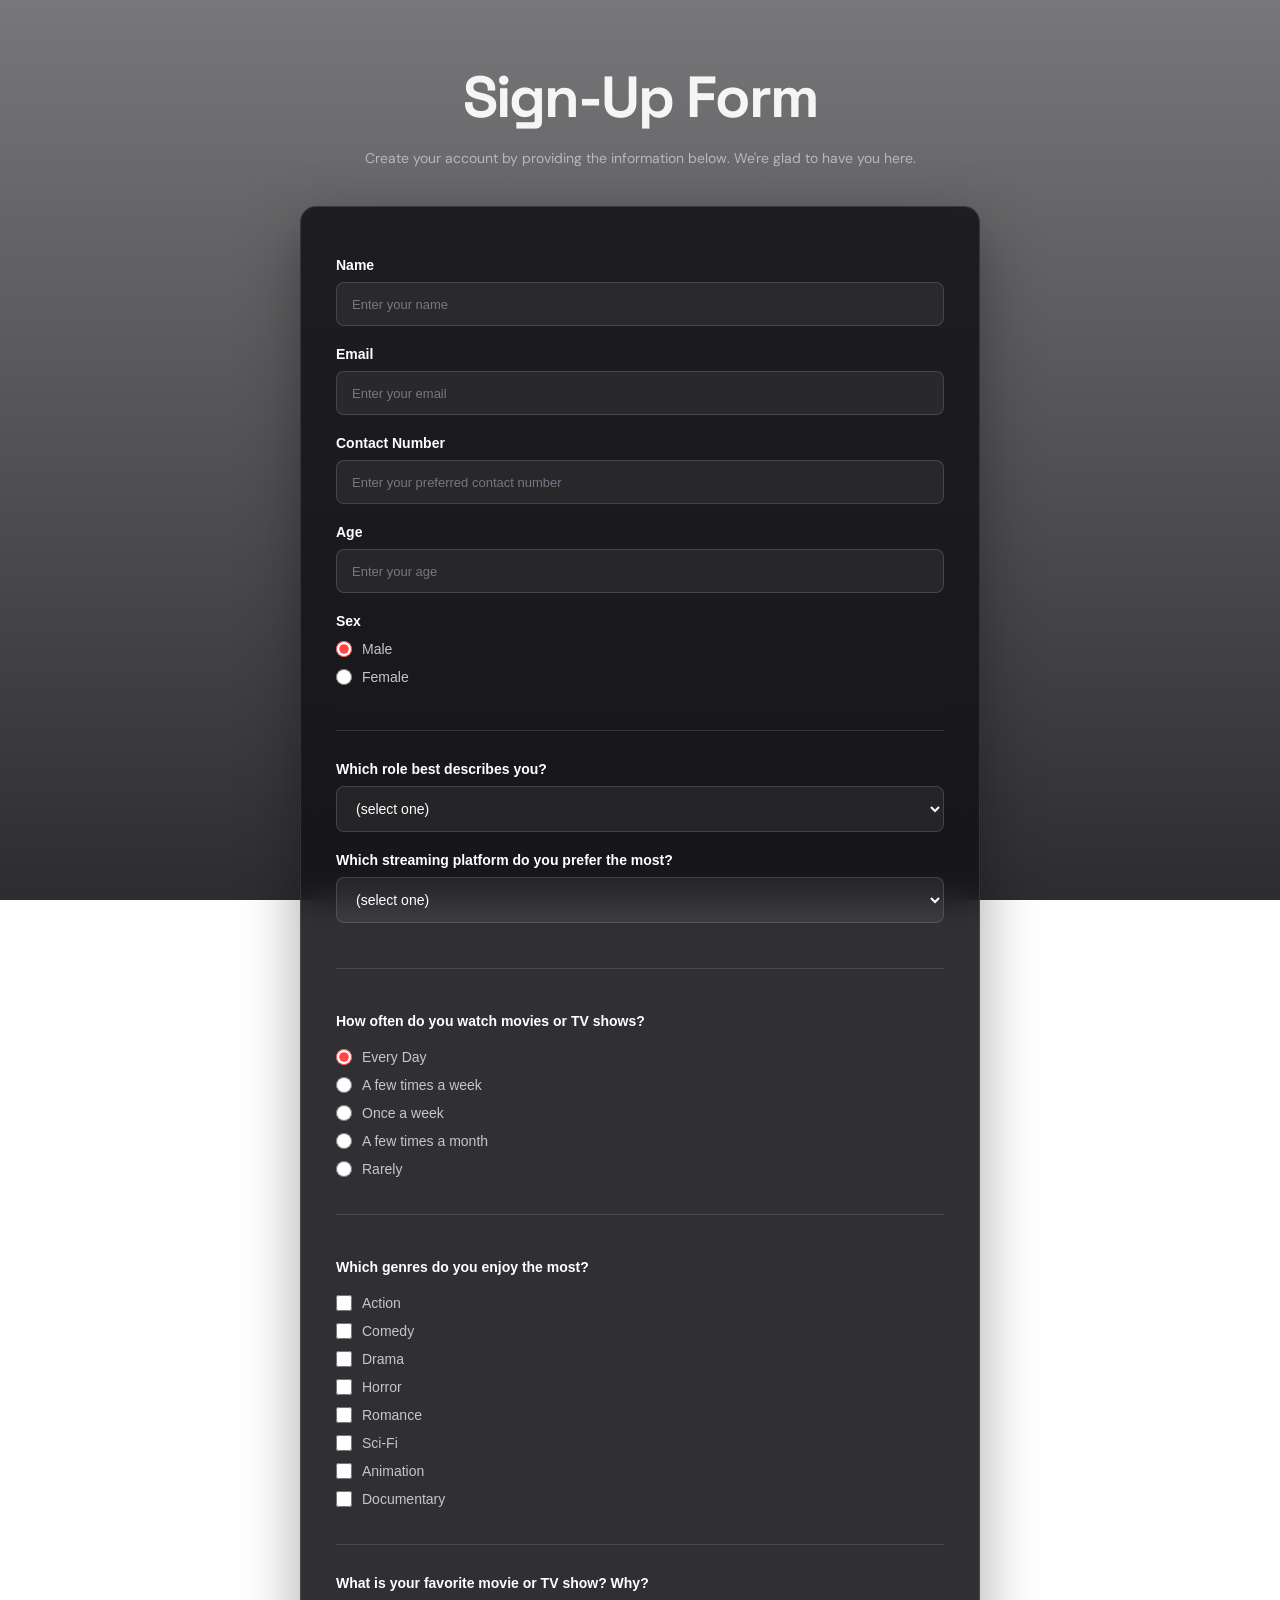
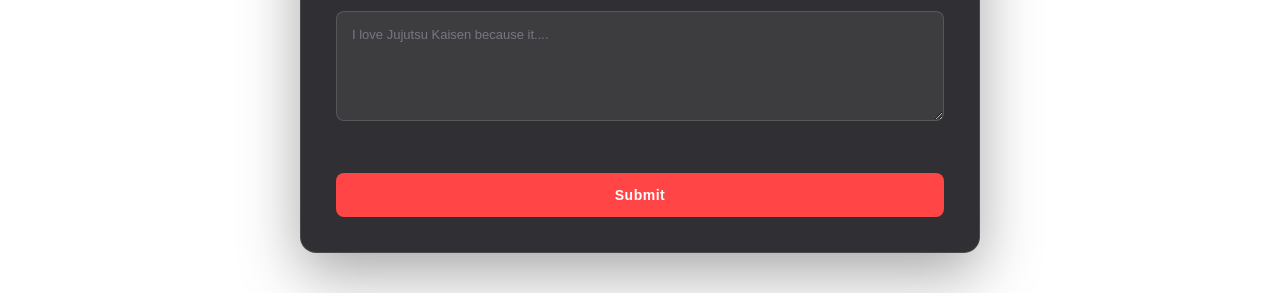
<file: index.html>
<!doctype html>
<html lang="en-us">
  <head>
    <meta charset="utf-8" />
    <meta name="viewport" content="width=device-width, initial-scale=1.0" />
    <link href="PayumoStyling.css" rel="stylesheet" />
    <link rel="preconnect" href="https://fonts.googleapis.com" />
    <link rel="preconnect" href="https://fonts.gstatic.com" crossorigin />
    <link
      href="https://fonts.googleapis.com/css2?family=DM+Sans:ital,opsz,wght@0,9..40,100..1000;1,9..40,100..1000&family=Space+Grotesk:wght@300..700&display=swap"
      rel="stylesheet"
    />
    <title>Sign Up Form</title>
  </head>
  <body>
    <h1 id="title">Sign-Up Form</h1>
    <p id="description">
      Create your account by providing the information below. We're glad to have
      you here.
    </p>

    <form id="survey-form">
      <fieldset>
        <label id="name-label" class="formatting">
          <span class="field-name">Name</span>
          <input
            id="name"
            name="name"
            type="text"
            placeholder="Enter your name"
            required
          />
        </label>

        <label id="email-label" class="formatting">
          <span class="field-name">Email</span>
          <input
            id="email"
            name="email"
            type="email"
            placeholder="Enter your email"
            required
          />
        </label>

        <label id="contact-label" class="formatting">
          <span class="field-name">Contact Number</span>
          <input
            id="contact"
            name="contact"
            type="tel"
            placeholder="Enter your preferred contact number"
            required
          />
        </label>

        <label id="number-label" class="formatting">
          <span class="field-name">Age</span>
          <input
            id="number"
            name="number"
            type="number"
            min="13"
            max="120"
            placeholder="Enter your age"
            required
          />
        </label>

        <div id="sex-label" class="formatting">
          <span class="field-name">Sex</span>

          <label class="form-option">
            <input type="radio" id="male" name="sex" value="male" checked />
            Male
          </label>

          <label class="form-option">
            <input type="radio" id="female" name="sex" value="female" />
            Female
          </label>
        </div>
      </fieldset>

      <fieldset>
        <label for="dropdown" id="role-label" class="formatting">
          <span class="field-name">Which role best describes you?</span>
          <select id="dropdown" name="role" class="form-select" required>
            <option disabled selected value="">(select one)</option>
            <option value="student">Student</option>
            <option value="employed full time">Employed Full-Time</option>
            <option value="employed part time">Employed Part-Time</option>
            <option value="unemployed">Unemployed</option>
            <option value="prefer not to say">Prefer not to say</option>
            <option value="other">Other</option>
          </select>
        </label>

        <label for="streaming-dropdown" id="streaming-label" class="formatting">
          <span class="field-name">
            Which streaming platform do you prefer the most?
          </span>
          <select
            id="streaming-dropdown"
            name="streaming-service"
            class="form-select"
            required
          >
            <option disabled selected value="">(select one)</option>
            <option value="netflix">Netflix</option>
            <option value="disney plus">Disney+</option>
            <option value="prime">Prime Video</option>
            <option value="max">Max</option>
            <option value="hulu">Hulu</option>
            <option value="apple tv">Apple TV+</option>
            <option value="peacock">Peacock</option>
            <option value="paramount">Paramount</option>
            <option value="crunchyroll">Crunchyroll</option>
            <option value="other">Other</option>
          </select>
        </label>
      </fieldset>

      <fieldset>
        <p id="often-label" class="formatting">
          <span class="field-name">
            How often do you watch movies or TV shows?
          </span>
        </p>

        <label for="every-day" class="form-option">
          <input
            id="every-day"
            type="radio"
            name="frequency"
            value="every day"
            required
            checked
          />
          Every Day
        </label>

        <label for="a-few-times-a-week" class="form-option">
          <input
            id="a-few-times-a-week"
            type="radio"
            name="frequency"
            value="a few times a week"
            required
          />
          A few times a week
        </label>

        <label for="once-a-week" class="form-option">
          <input
            id="once-a-week"
            type="radio"
            name="frequency"
            value="once a week"
            required
          />
          Once a week
        </label>

        <label for="a-few-times-a-month" class="form-option">
          <input
            id="a-few-times-a-month"
            type="radio"
            name="frequency"
            value="a few times a month"
            required
          />
          A few times a month
        </label>

        <label for="rarely" class="form-option">
          <input
            id="rarely"
            type="radio"
            name="frequency"
            value="rarely"
            required
          />
          Rarely
        </label>
      </fieldset>

      <fieldset>
        <p id="genre" class="formatting">
          <span class="field-name"> Which genres do you enjoy the most? </span>
        </p>

        <label class="form-option">
          <input type="checkbox" name="genres" value="action" /> Action
        </label>

        <label class="form-option">
          <input type="checkbox" name="genres" value="comedy" /> Comedy
        </label>

        <label class="form-option">
          <input type="checkbox" name="genres" value="drama" /> Drama
        </label>

        <label class="form-option">
          <input type="checkbox" name="genres" value="horror" /> Horror
        </label>

        <label class="form-option">
          <input type="checkbox" name="genres" value="romance" /> Romance
        </label>

        <label class="form-option">
          <input type="checkbox" name="genres" value="sci-fi" /> Sci-Fi
        </label>

        <label class="form-option">
          <input type="checkbox" name="genres" value="animation" /> Animation
        </label>

        <label class="form-option">
          <input type="checkbox" name="genres" value="documentary" />
          Documentary
        </label>
      </fieldset>

      <fieldset>
        <label for="comments" id="comment-label" class="formatting">
          <span class="field-name">
            What is your favorite movie or TV show? Why?
          </span>
        </label>

        <textarea
          id="comments"
          name="comments"
          rows="3"
          cols="50"
          placeholder="I love Jujutsu Kaisen because it...."
          class="form-option"
        ></textarea>
      </fieldset>

      <input id="submit" type="submit" value="Submit" />
    </form>
    <script src="landing.js" defer></script>
  </body>
</html>
</file>
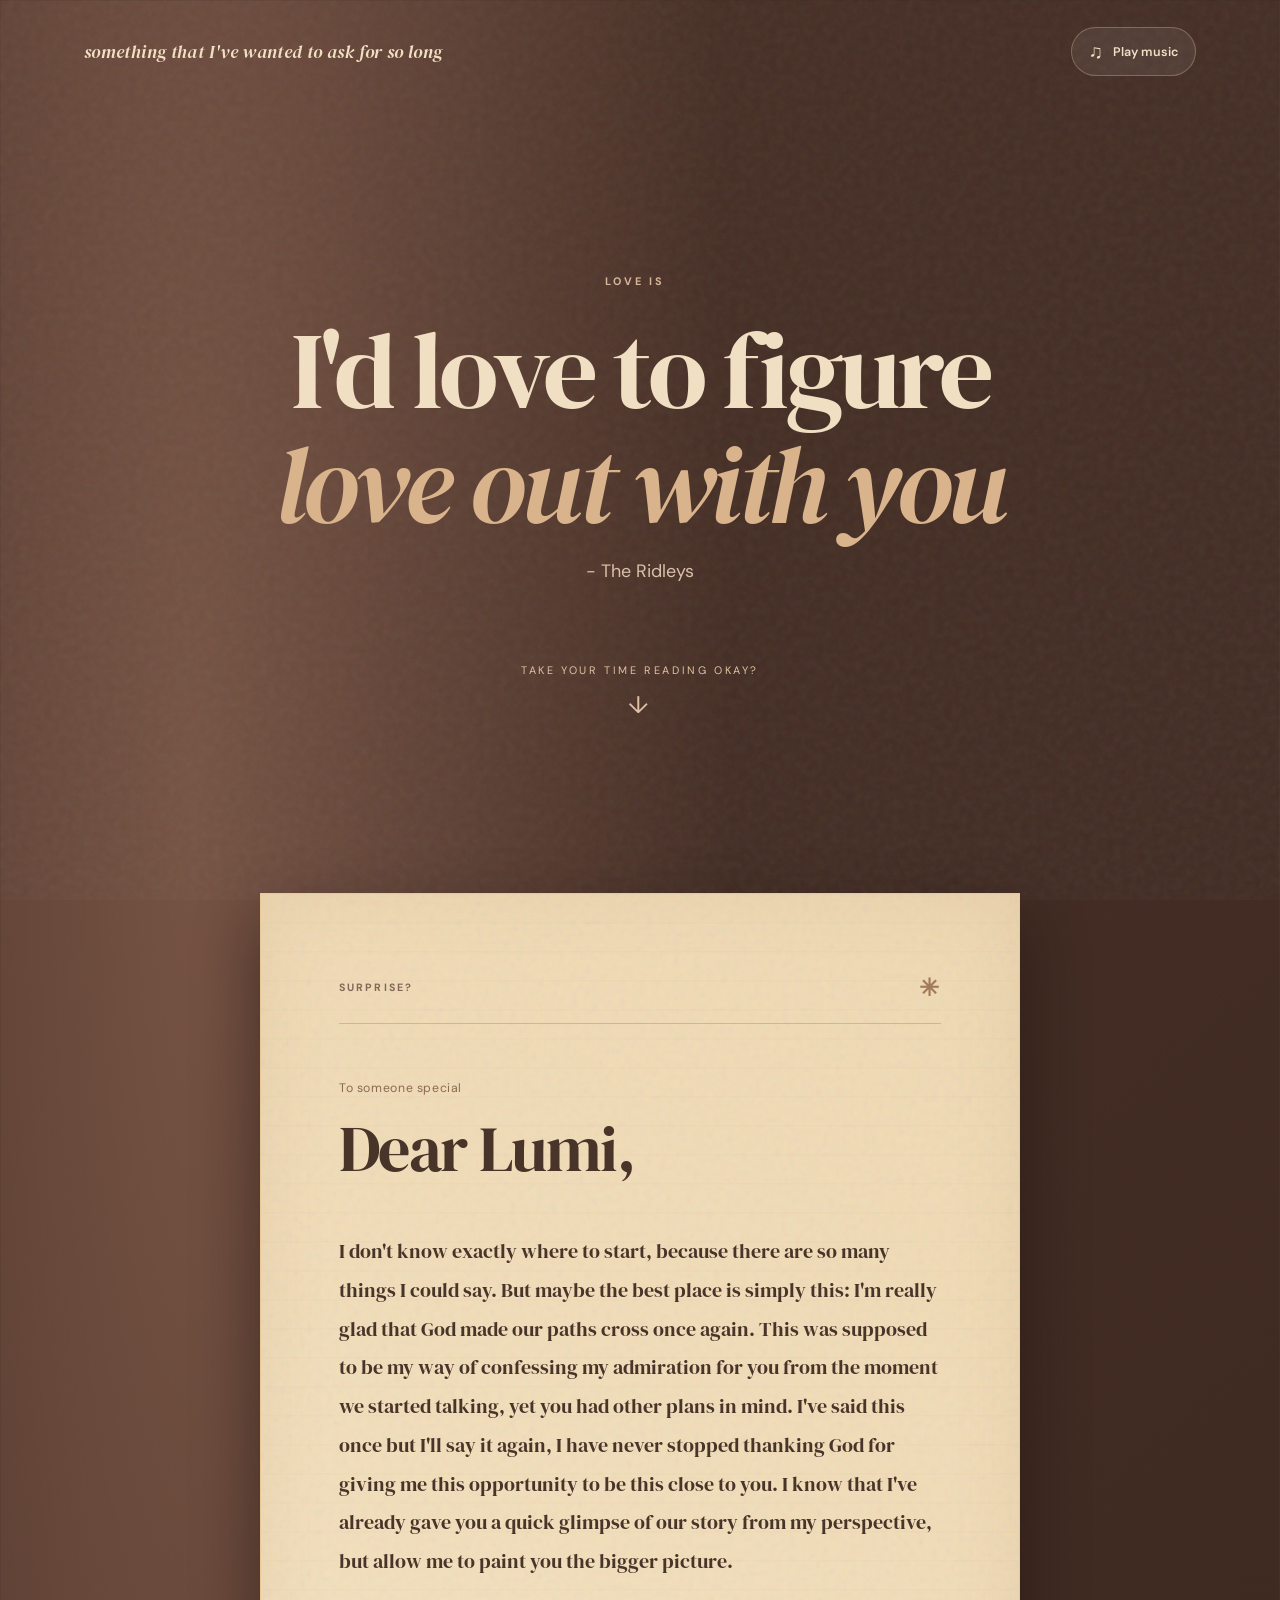
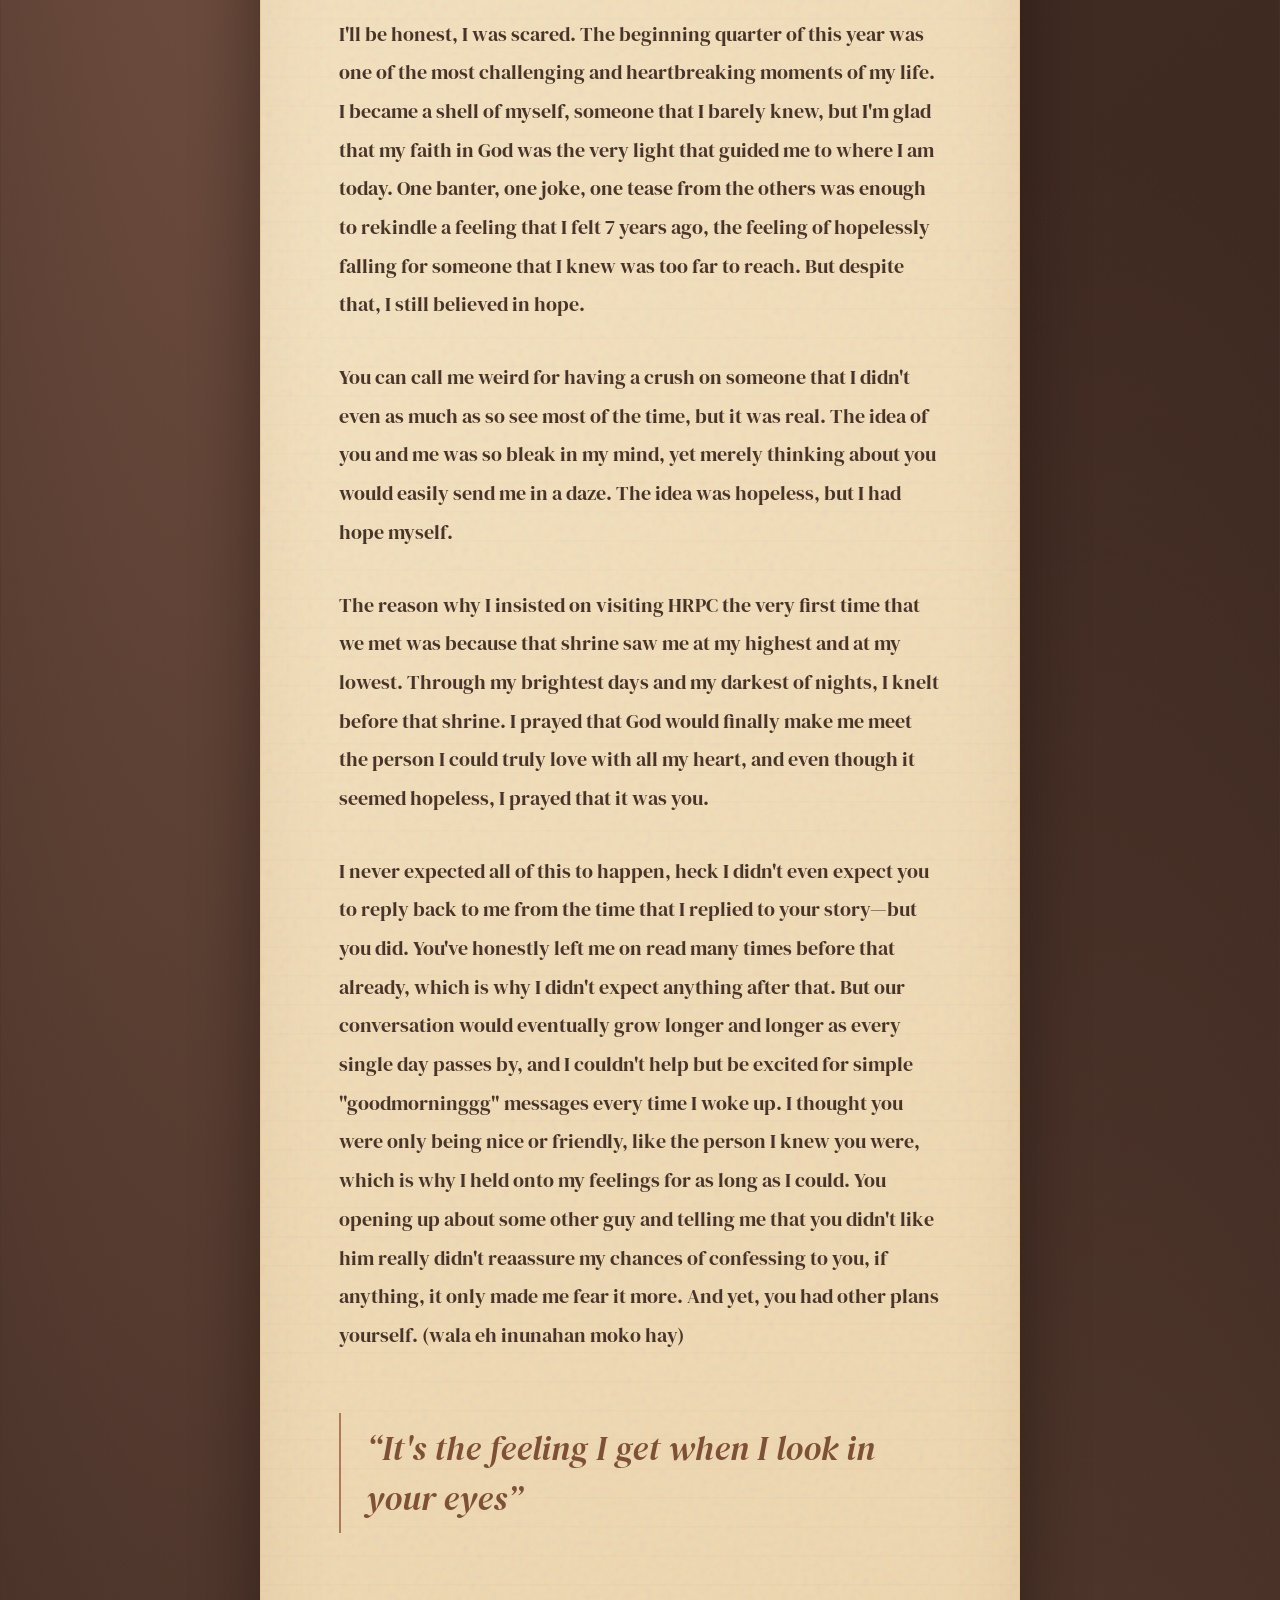
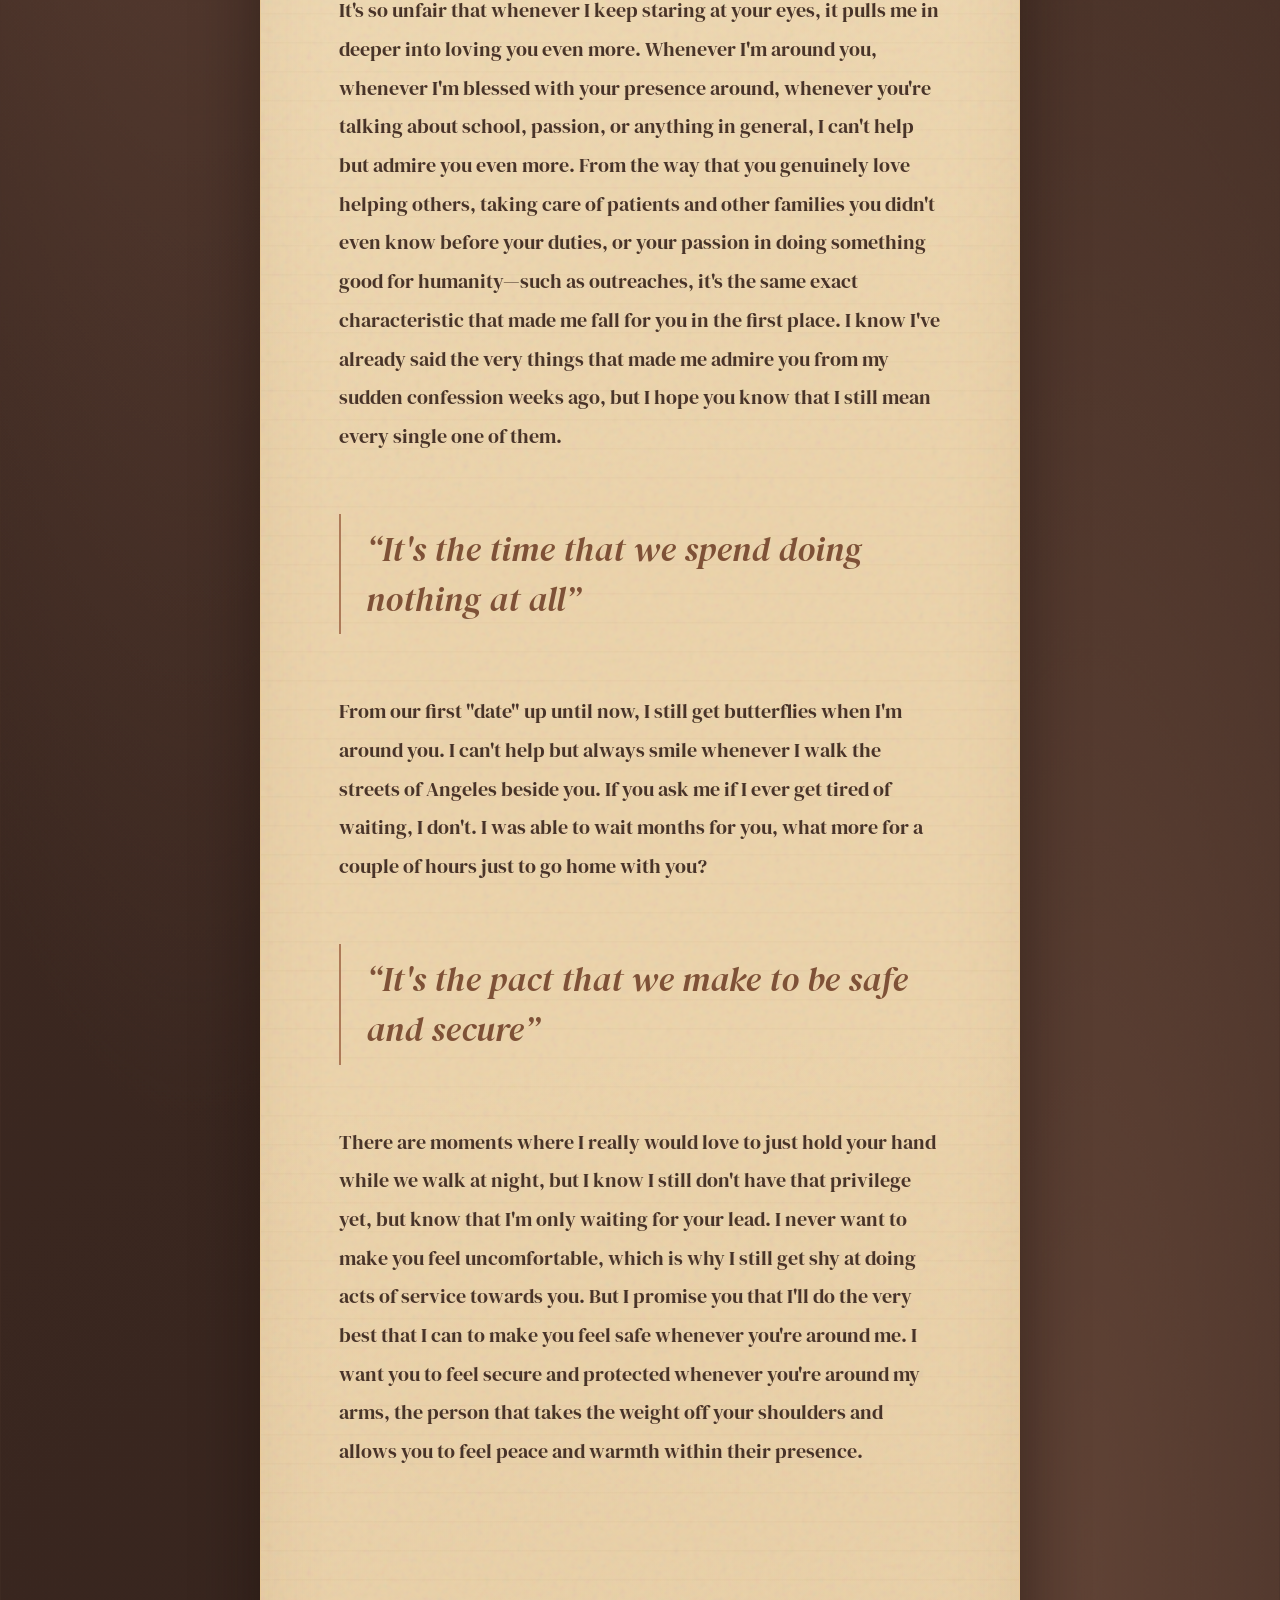
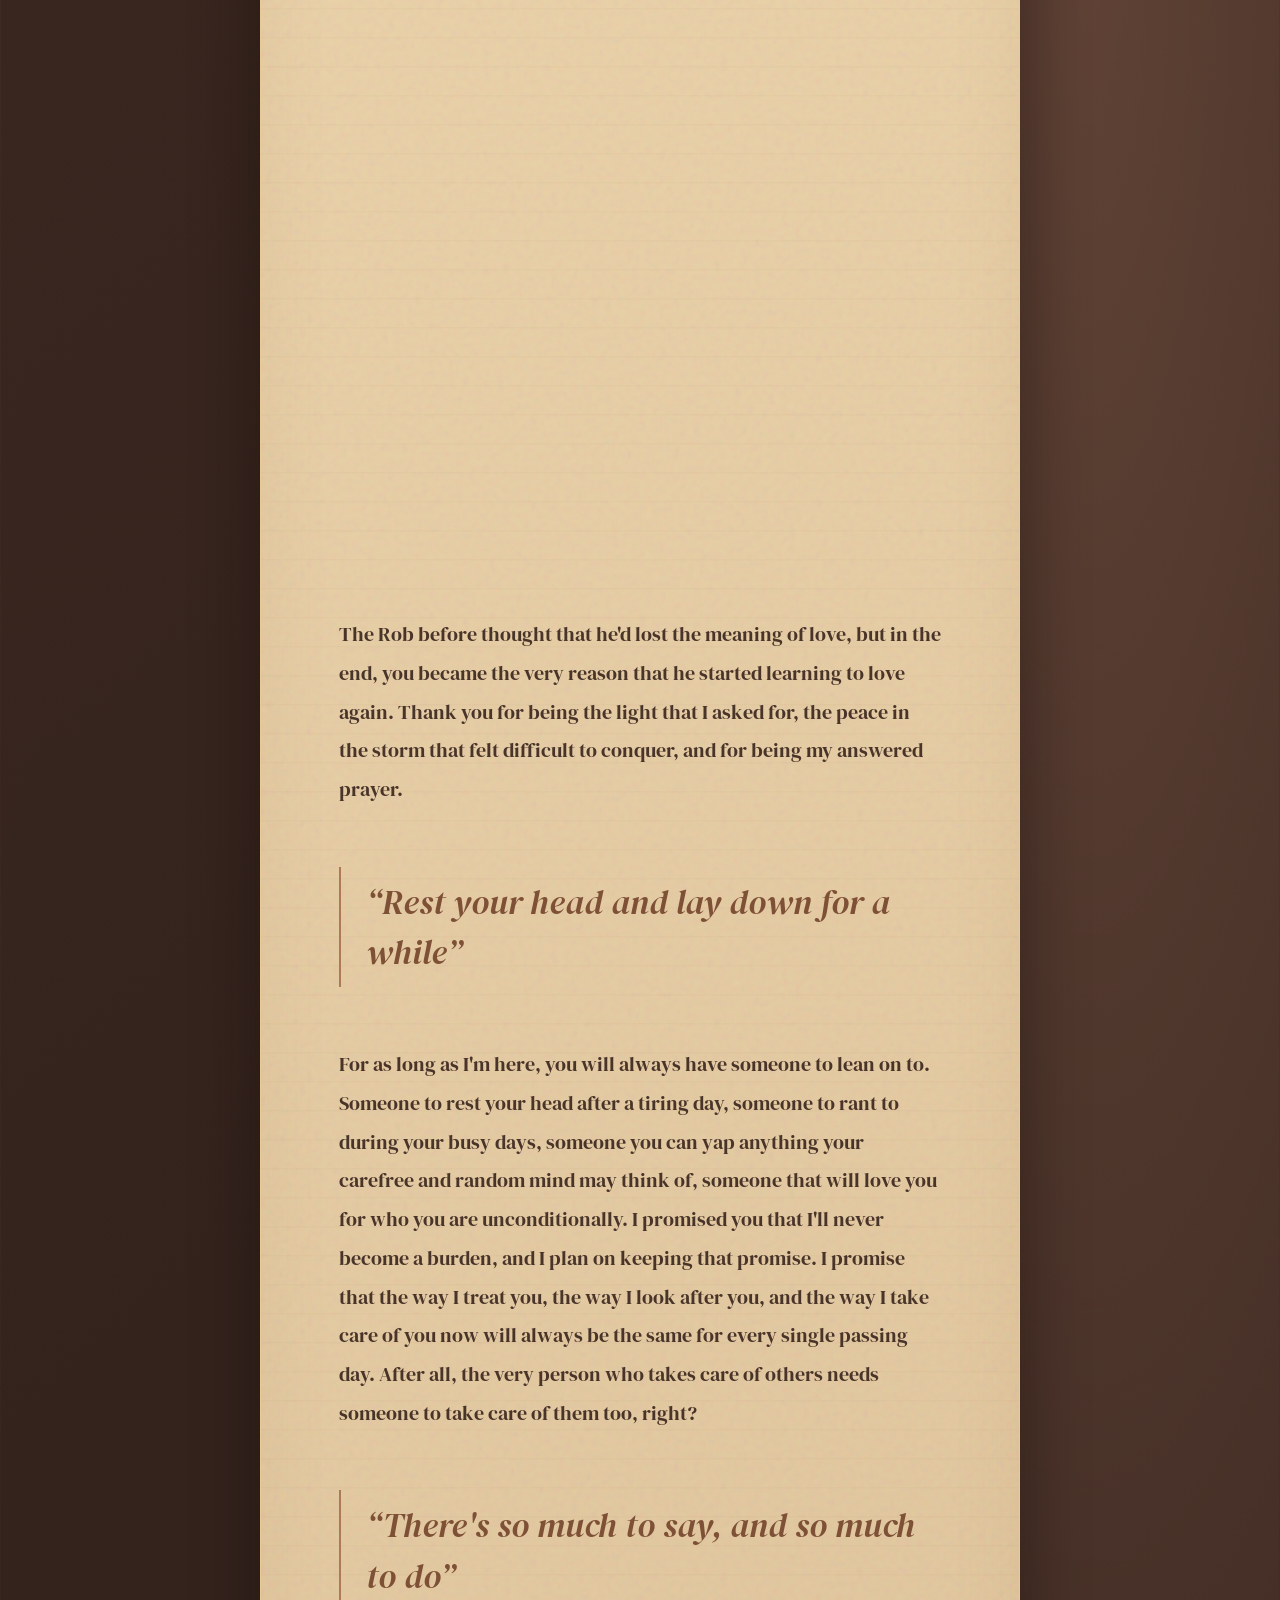
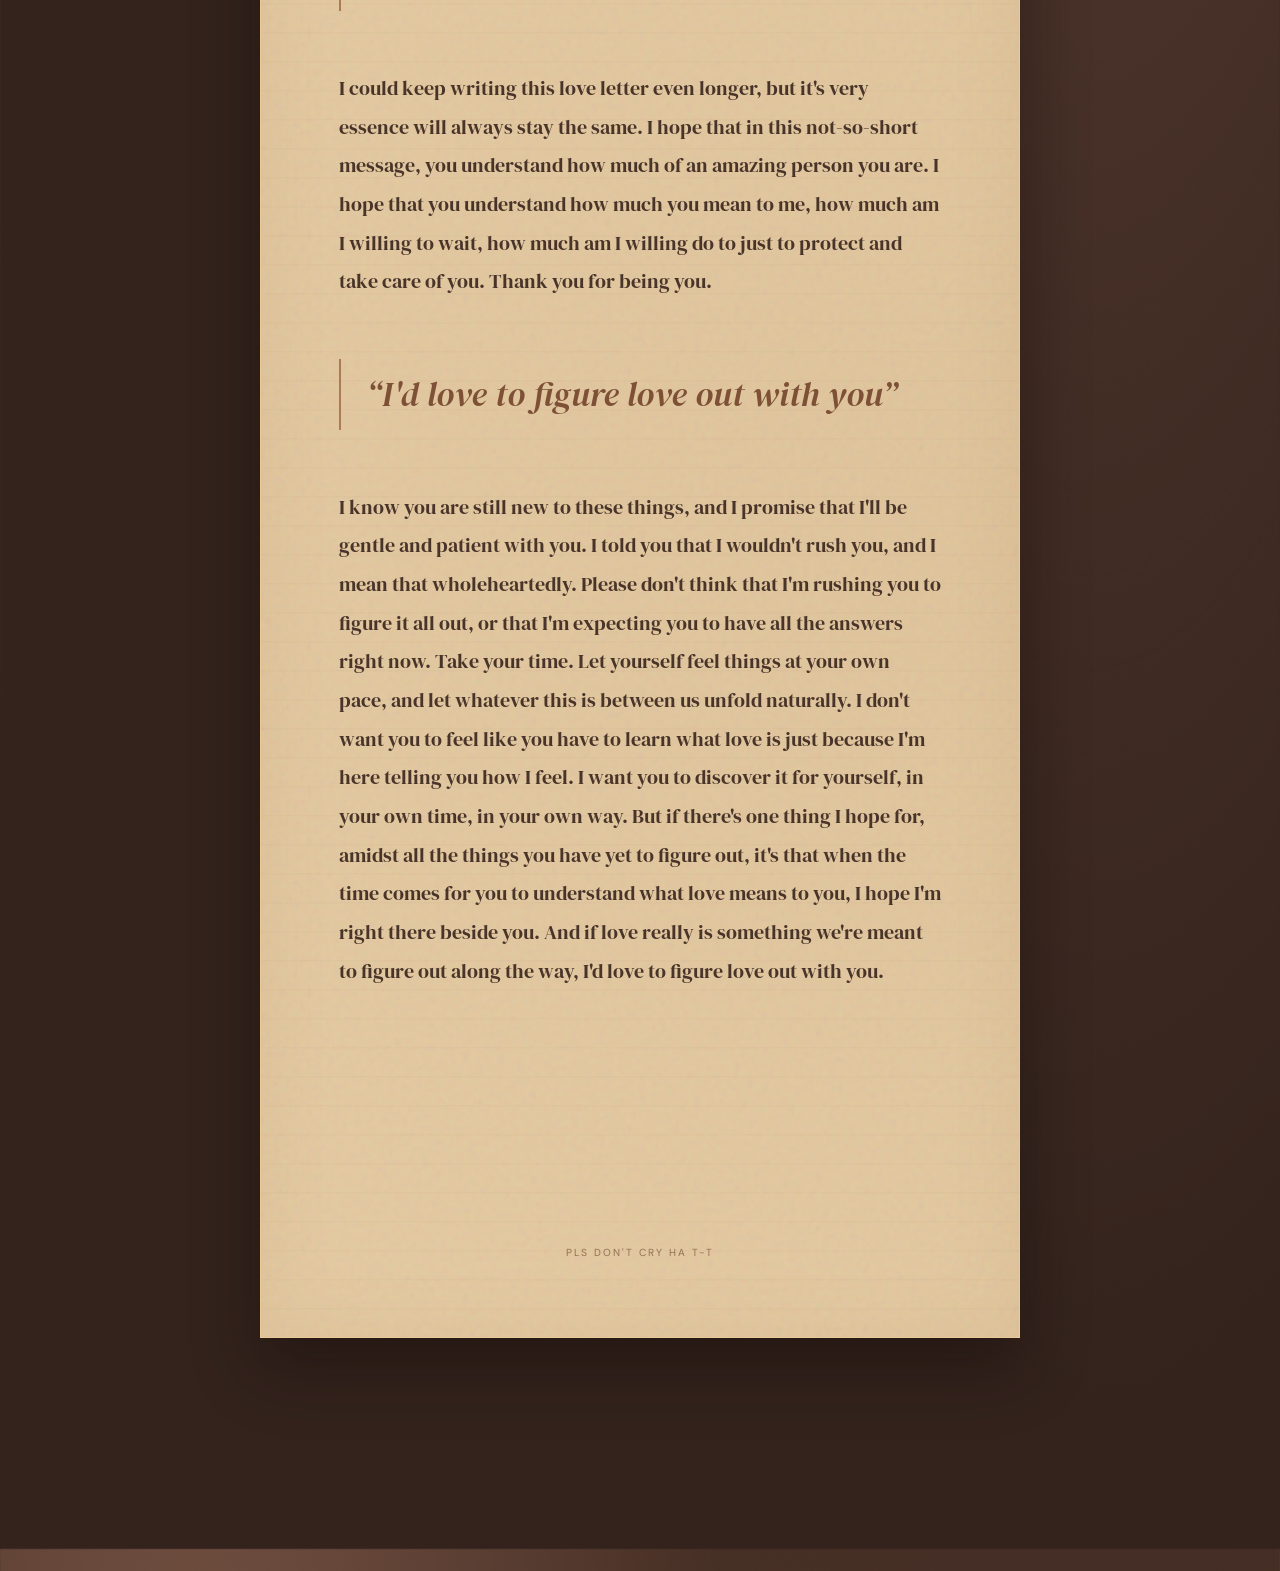
<file: letter.html>
<!doctype html>
<html lang="en">
  <head>
    <meta charset="UTF-8" />
    <meta name="viewport" content="width=device-width, initial-scale=1" />
    <meta name="theme-color" content="#4c342a" />
    <title>For Lumi</title>
    <link rel="preconnect" href="https://fonts.googleapis.com" />
    <link rel="preconnect" href="https://fonts.gstatic.com" crossorigin />
    <link
      href="https://fonts.googleapis.com/css2?family=DM+Sans:wght@400;500;600;700&family=DM+Serif+Display:ital@0;1&display=swap"
      rel="stylesheet"
    />
    <link rel="preconnect" href="https://fonts.googleapis.com" />
    <link rel="preconnect" href="https://fonts.gstatic.com" crossorigin />
    <link
      href="https://fonts.googleapis.com/css2?family=Clarity+City:ital,wght@0,100..900;1,100..900&family=Commissioner:wght@100..900&family=Inter:ital,opsz,wght@0,14..32,100..900;1,14..32,100..900&family=Space+Mono:ital,wght@0,400;0,700;1,400;1,700&family=Stack+Sans+Notch:wght@200..700&display=swap"
      rel="stylesheet"
    />
    <link rel="stylesheet" href="letter.css" />
    <script src="letter.js" defer></script>
  </head>
  <body>
    <div
      class="reading-progress"
      id="reading-progress"
      aria-hidden="true"
    ></div>

    <header class="topbar">
      <span class="topbar__mark"
        >something that I've wanted to ask for so long</span
      >
      <button
        class="music-button"
        id="music-toggle"
        type="button"
        aria-pressed="false"
        aria-label="Play background music"
      >
        <span class="music-button__icon" aria-hidden="true">♫</span>
        <span id="music-label">Play music</span>
      </button>
    </header>

    <main>
      <div class="hero" aria-label="Opening of letter">
        <div class="hero__eyebrow reveal">
          LOVE IS<span aria-hidden="true"></span>
        </div>
        <h1 class="hero__title reveal">
          I'd love to figure<br /><em>love out with you</em>
        </h1>
        <p class="hero__description reveal">- The Ridleys</p>
        <a
          class="read-cue reveal"
          href="#letter"
          aria-label="Scroll to read the letter"
        >
          <span>take your time reading okay?</span>
          <span class="read-cue__arrow" aria-hidden="true">↓</span>
        </a>
      </div>

      <article class="paper" id="letter" aria-labelledby="letter-heading">
        <div class="paper__top">
          <span>SURPRISE?</span>
          <span aria-hidden="true">✳</span>
        </div>
        <div class="paper__rule" aria-hidden="true"></div>
        <p class="paper__date reveal" id="letter-date">To someone special</p>
        <h2 class="paper__heading reveal" id="letter-heading">Dear Lumi,</h2>

        <div class="letter-content">
          <p class="letter-paragraph reveal">
            I don't know exactly where to start, because there are so many
            things I could say. But maybe the best place is simply this: I'm
            really glad that God made our paths cross once again. This was
            supposed to be my way of confessing my admiration for you from the
            moment we started talking, yet you had other plans in mind. I've
            said this once but I'll say it again, I have never stopped thanking
            God for giving me this opportunity to be this close to you. I know
            that I've already gave you a quick glimpse of our story from my
            perspective, but allow me to paint you the bigger picture.
          </p>
          <p class="letter-paragraph reveal">
            I'll be honest, I was scared. The beginning quarter of this year was
            one of the most challenging and heartbreaking moments of my life. I
            became a shell of myself, someone that I barely knew, but I'm glad
            that my faith in God was the very light that guided me to where I am
            today. One banter, one joke, one tease from the others was enough to
            rekindle a feeling that I felt 7 years ago, the feeling of
            hopelessly falling for someone that I knew was too far to reach. But
            despite that, I still believed in hope.
          </p>
          <p class="letter-paragraph reveal">
            You can call me weird for having a crush on someone that I didn't
            even as much as so see most of the time, but it was real. The idea
            of you and me was so bleak in my mind, yet merely thinking about you
            would easily send me in a daze. The idea was hopeless, but I had
            hope myself.
          </p>
          <p class="letter-paragraph reveal">
            The reason why I insisted on visiting HRPC the very first time that
            we met was because that shrine saw me at my highest and at my
            lowest. Through my brightest days and my darkest of nights, I knelt
            before that shrine. I prayed that God would finally make me meet the
            person I could truly love with all my heart, and even though it
            seemed hopeless, I prayed that it was you.
          </p>
          <p class="letter-paragraph reveal">
            I never expected all of this to happen, heck I didn't even expect
            you to reply back to me from the time that I replied to your
            story—but you did. You've honestly left me on read many times before
            that already, which is why I didn't expect anything after that. But
            our conversation would eventually grow longer and longer as every
            single day passes by, and I couldn't help but be excited for simple
            "goodmorninggg" messages every time I woke up. I thought you were
            only being nice or friendly, like the person I knew you were, which
            is why I held onto my feelings for as long as I could. You opening
            up about some other guy and telling me that you didn't like him
            really didn't reaassure my chances of confessing to you, if
            anything, it only made me fear it more. And yet, you had other plans
            yourself. (wala eh inunahan moko hay)
          </p>
          <div class="letter-pullquote reveal">
            “It's the feeling I get when I look in your eyes”
          </div>
          <p class="letter-paragraph reveal">
            It's so unfair that whenever I keep staring at your eyes, it pulls
            me in deeper into loving you even more. Whenever I'm around you,
            whenever I'm blessed with your presence around, whenever you're
            talking about school, passion, or anything in general, I can't help
            but admire you even more. From the way that you genuinely love
            helping others, taking care of patients and other families you
            didn't even know before your duties, or your passion in doing
            something good for humanity—such as outreaches, it's the same exact
            characteristic that made me fall for you in the first place. I know
            I've already said the very things that made me admire you from my
            sudden confession weeks ago, but I hope you know that I still mean
            every single one of them.
          </p>
          <div class="letter-pullquote reveal">
            “It's the time that we spend doing nothing at all”
          </div>
          <p class="letter-paragraph reveal">
            From our first "date" up until now, I still get butterflies when I'm
            around you. I can't help but always smile whenever I walk the
            streets of Angeles beside you. If you ask me if I ever get tired of
            waiting, I don't. I was able to wait months for you, what more for a
            couple of hours just to go home with you?
          </p>
          <div class="letter-pullquote reveal">
            “It's the pact that we make to be safe and secure”
          </div>
          <p class="letter-paragraph reveal">
            There are moments where I really would love to just hold your hand
            while we walk at night, but I know I still don't have that privilege
            yet, but know that I'm only waiting for your lead. I never want to
            make you feel uncomfortable, which is why I still get shy at doing
            acts of service towards you. But I promise you that I'll do the very
            best that I can to make you feel safe whenever you're around me. I
            want you to feel secure and protected whenever you're around my
            arms, the person that takes the weight off your shoulders and allows
            you to feel peace and warmth within their presence.
          </p>
          <div class="letter-pullquote reveal">
            “It's when you hold my hand and assure me”
          </div>
          <p class="letter-paragraph reveal">
            Even though these words can never quite hold everything that I want
            to tell you, I hope these ones come close enough. I hope they make
            you smile, even just a little, just like what you do for me. Thank
            you for assuring me at my weakest state, for encouraging me on days
            that I feel defeated, and for being by my side whenever I feel alone
            and disappointed. Words and actions that may seem little to you, but
            mean the whole world to me.
          </p>
          <div class="letter-pullquote reveal">
            “So if you ask me what love is, I'd shrug and I'd smile”
          </div>
          <p class="letter-paragraph reveal">
            The Rob before thought that he'd lost the meaning of love, but in
            the end, you became the very reason that he started learning to love
            again. Thank you for being the light that I asked for, the peace in
            the storm that felt difficult to conquer, and for being my answered
            prayer.
          </p>
          <div class="letter-pullquote reveal">
            “Rest your head and lay down for a while”
          </div>
          <p class="letter-paragraph reveal">
            For as long as I'm here, you will always have someone to lean on to.
            Someone to rest your head after a tiring day, someone to rant to
            during your busy days, someone you can yap anything your carefree
            and random mind may think of, someone that will love you for who you
            are unconditionally. I promised you that I'll never become a burden,
            and I plan on keeping that promise. I promise that the way I treat
            you, the way I look after you, and the way I take care of you now
            will always be the same for every single passing day. After all, the
            very person who takes care of others needs someone to take care of
            them too, right?
          </p>
          <div class="letter-pullquote reveal">
            “There's so much to say, and so much to do”
          </div>
          <p class="letter-paragraph reveal">
            I could keep writing this love letter even longer, but it's very
            essence will always stay the same. I hope that in this not-so-short
            message, you understand how much of an amazing person you are. I
            hope that you understand how much you mean to me, how much am I
            willing to wait, how much am I willing do to just to protect and
            take care of you. Thank you for being you.
          </p>
          <div class="letter-pullquote reveal">
            “I'd love to figure love out with you”
          </div>
          <p class="letter-paragraph reveal">
            I know you are still new to these things, and I promise that I'll be
            gentle and patient with you. I told you that I wouldn't rush you,
            and I mean that wholeheartedly. Please don't think that I'm rushing
            you to figure it all out, or that I'm expecting you to have all the
            answers right now. Take your time. Let yourself feel things at your
            own pace, and let whatever this is between us unfold naturally. I
            don't want you to feel like you have to learn what love is just
            because I'm here telling you how I feel. I want you to discover it
            for yourself, in your own time, in your own way. But if there's one
            thing I hope for, amidst all the things you have yet to figure out,
            it's that when the time comes for you to understand what love means
            to you, I hope I'm right there beside you. And if love really is
            something we're meant to figure out along the way, I'd love to
            figure love out with you.
          </p>
        </div>

        <div class="signature reveal">
          <span>Can I court you?</span>
          <strong>- Robbi</strong>
        </div>
        <div class="paper__bottom" aria-hidden="true">
          <span></span> pls don't cry ha T-T<span></span>
        </div>
      </article>

      <footer class="footer reveal">
        <span></span>
        <span class="footer__heart" aria-hidden="true">♡</span>
        <span></span>
      </footer>
    </main>

    <audio id="background-music" src="music.mp3" preload="none" loop></audio>
    <div
      id="music-status"
      class="sr-only"
      role="status"
      aria-live="polite"
    ></div>
  </body>
</html>
</file>
<file: PayumoStyling.css>
* {
  box-sizing: border-box;
}

html {
  scroll-behavior: smooth;
}

body {
  min-height: 100vh;
  margin: 0;
  padding: 40px 20px;
  background-image:
    linear-gradient(rgba(8, 8, 12, 0.55), rgba(8, 8, 12, 0.85)),
    url("https://images5.alphacoders.com/418/thumb-1920-418892.jpg");
  background-size: cover;
  background-position: center;
  background-repeat: no-repeat;
  background-attachment: fixed;
  color: #f5f5f5;
  font-family: "Space Mono", monospace;
}

/* HEADER */

#title {
  text-align: center;
  font-family: "Space Grotesk", sans-serif;
  font-optical-sizing: auto;
  font-weight: 1000;
  font-style: normal;
  font-size: clamp(32px, 5vw, 58px);
  letter-spacing: -2px;
  margin: 20px 0 12px;
}

#description {
  max-width: 600px;
  margin: 0 auto 35px;
  text-align: center;
  color: #b7b7c0;
  font-family: "DM Sans", sans-serif;
  font-optical-sizing: auto;
  font-size: 14px;
  line-height: 1.8;
  font-weight: 400;
}

/* FORM CONTAINER */

#survey-form {
  max-width: 680px;
  margin: 0 auto;
  padding: 35px;
  background: rgba(20, 20, 25, 0.88);
  border: 1px solid rgba(255, 255, 255, 0.12);
  border-radius: 16px;
  box-shadow: 0 20px 60px rgba(0, 0, 0, 0.35);
  backdrop-filter: blur(15px);
}

/* FORM SECTIONS */

fieldset {
  border: none;
  border-bottom: 1px solid rgba(255, 255, 255, 0.12);
  padding: 15px 0 25px;
  margin: 0 0 15px;
}

fieldset:last-of-type {
  border-bottom: none;
}

.formatting {
  display: block;
  margin-bottom: 20px;
  font-family: "Space Mono", monospace;
  font-size: 14px;
  font-weight: 400;
  color: #d0d0d8;
}

.field-name {
  display: block;
  margin-bottom: 9px;
  font-family: "Inter", sans-serif;
  font-size: 14px;
  font-weight: 600;
  color: #ffffff;
}

/* TEXT INPUTS */

input[type="text"],
input[type="email"],
input[type="tel"],
input[type="number"],
select,
textarea {
  display: block;
  width: 100%;
  padding: 13px 15px;
  margin-top: 8px;
  background-color: rgba(255, 255, 255, 0.06);
  border: 1px solid rgba(255, 255, 255, 0.14);
  border-radius: 8px;
  color: #ffffff;
  font-family: "Inter", sans-serif;
  font-size: 14px;
  transition: border-color 0.2s ease, background-color 0.2s ease;
}

input::placeholder,
textarea::placeholder {
  color: #777782;
  font-size: 13px;
}

input:focus,
select:focus,
textarea:focus {
  outline: none;
  border-color: #ff4545;
  background-color: rgba(255, 255, 255, 0.09);
}

/* DROPDOWN */

select {
  cursor: pointer;
  color-scheme: dark;
}

select option {
  background-color: #202027;
  color: white;
}

/* RADIO BUTTONS AND CHECKBOXES */

.form-option {
  display: flex;
  align-items: center;
  gap: 10px;
  margin: 12px 0;
  color: #c5c5ce;
  font-family: "Inter", sans-serif;
  font-size: 14px;
  font-weight: 400;
  cursor: pointer;
  transition: color 0.2s ease;
}

.form-option:hover {
  color: #ffffff;
}

.form-option input[type="radio"],
.form-option input[type="checkbox"] {
  width: 16px;
  height: 16px;
  margin: 0;
  accent-color: #ff4545;
  cursor: pointer;
  flex-shrink: 0;
}

/* COMMENTS */

#comments {
  min-height: 110px;
  resize: vertical;
  line-height: 1.6;
}

/* SUBMIT BUTTON */

#submit {
  display: block;
  width: 100%;
  margin-top: 15px;
  padding: 14px;
  border: none;
  border-radius: 8px;
  background-color: #ff4545;
  color: white;
  font-family: "Inter", sans-serif;
  font-size: 14px;
  font-weight: 700;
  letter-spacing: 0.5px;
  cursor: pointer;
  transition: background-color 0.2s ease, transform 0.2s ease;
}

#submit:hover {
  background-color: #e83232;
  transform: translateY(-2px);
}

#submit:active {
  transform: translateY(0);
}

/* ACCESSIBILITY */

input:focus-visible,
select:focus-visible,
textarea:focus-visible,
#submit:focus-visible {
  outline: 2px solid #ff7777;
  outline-offset: 3px;
}

/* RESPONSIVE DESIGN */

@media (max-width: 600px) {
  body {
    padding: 25px 12px;
  }

  #title {
    letter-spacing: -1px;
  }

  #description {
    font-size: 12px;
    margin-bottom: 25px;
  }

  #survey-form {
    padding: 22px;
  }

  fieldset {
    padding: 12px 0 20px;
  }
}
</file>
<file: letter.css>
:root {
  --coffee: #38261e;
  --ink: #493429;
  --muted: #80675a;
  --cream: #f1dfc4;
  --paper: #ecd3aa;
  --accent: #ae7956;
}
* { box-sizing: border-box; }
html { scroll-behavior: smooth; }
body {
  margin: 0;
  min-width: 280px;
  color: var(--cream);
  background:
    radial-gradient(ellipse at 15% 10%, #765344 0, transparent 35%),
    radial-gradient(ellipse at 85% 60%, #5f4235 0, transparent 45%),
    linear-gradient(140deg, #483026, #34231d 70%);
  font-family: 'DM Sans', sans-serif;
  overflow-x: hidden;
}
body::before {
  content: '';
  position: fixed;
  inset: 0;
  z-index: -1;
  opacity: .13;
  pointer-events: none;
  background-image: url("data:image/svg+xml,%3Csvg viewBox='0 0 180 180' xmlns='http://www.w3.org/2000/svg'%3E%3Cfilter id='n'%3E%3CfeTurbulence type='fractalNoise' baseFrequency='.65' numOctaves='3' stitchTiles='stitch'/%3E%3C/filter%3E%3Crect width='100%25' height='100%25' filter='url(%23n)' opacity='.5'/%3E%3C/svg%3E");
}
button, a { -webkit-tap-highlight-color: transparent; }
button:focus-visible, a:focus-visible { outline: 2px solid #f2d4a6; outline-offset: 5px; }
.reading-progress { position: fixed; z-index: 30; top: 0; left: 0; width: 0; height: 3px; background: #f7dab2; transition: width 90ms linear; }
.topbar {
  position: relative; z-index: 5; display: flex; align-items: center; justify-content: space-between;
  gap: 12px; max-width: 1240px; margin: auto; padding: 27px clamp(20px, 5vw, 66px);
}
.topbar__mark { font-family: 'DM Serif Display', serif; font-style: italic; font-size: 1.15rem; letter-spacing: .02em; }
.music-button {
  display: inline-flex; align-items: center; gap: 10px; padding: 11px 17px; color: #f3dfc7;
  border: 1px solid #cdb29860; border-radius: 100px; background: #ffffff12;
  font: 600 .78rem 'DM Sans', sans-serif; cursor: pointer; transition: background .2s, transform .2s;
}
.music-button:hover { background: #ffffff25; transform: translateY(-2px); }
.music-button__icon { font-size: 1.2rem; }
.music-button.is-playing .music-button__icon { animation: bob 1.5s ease-in-out infinite; }
@keyframes bob { 50% { transform: translateY(-3px); } }
.hero { min-height: min(790px, 88svh); padding: 100px 20px 105px; display: flex; flex-direction: column; align-items: center; justify-content: center; text-align: center; }
.hero__eyebrow { letter-spacing: .27em; font-weight: 700; font-size: .68rem; color: #d6b89b; }
.hero__eyebrow span { margin-left: 10px; font-size: .9rem; }
.hero__title { margin: 24px 0 18px; font: normal clamp(3.3rem, 8.5vw, 7.8rem)/1.05 'DM Serif Display', Georgia, serif; letter-spacing: -.04em; }
.hero__title em { color: #d9b38c; font-weight: 400; }
.hero__description { margin: 0; color: #d9c0aa; font-size: clamp(.95rem, 2vw, 1.12rem); }
.read-cue { display: flex; flex-direction: column; align-items: center; gap: 12px; color: #dfc2a5; text-decoration: none; margin-top: 80px; font-size: .68rem; text-transform: uppercase; letter-spacing: .24em; }
.read-cue__arrow { font-size: 1.5rem; animation: drift 2s ease-in-out infinite; }
@keyframes drift { 50% { transform: translateY(8px); } }
.paper {
  position: relative; isolation: isolate; width: min(760px, calc(100% - 36px)); margin: 0 auto; padding: clamp(32px, 7.6vw, 78px);
  background:
    radial-gradient(circle at 12% 14%, #fff6de66, transparent 32%),
    radial-gradient(circle at 98% 88%, #9b704528, transparent 45%),
    repeating-linear-gradient(0deg, transparent 0 27px, #8b5e3609 28px 29px),
    var(--paper);
  box-shadow: 0 28px 60px #140b0875, inset 0 0 70px #9e70411b;
  border: 1px solid #e9c996; color: var(--ink);
  scroll-margin-top: 25px;
}
.paper::before { content: ''; position: absolute; inset: 0; z-index: -1; opacity: .17; pointer-events: none; background-image: url("data:image/svg+xml,%3Csvg viewBox='0 0 160 160' xmlns='http://www.w3.org/2000/svg'%3E%3Cfilter id='g'%3E%3CfeTurbulence type='fractalNoise' baseFrequency='.7' numOctaves='2' stitchTiles='stitch'/%3E%3C/filter%3E%3Crect width='100%25' height='100%25' filter='url(%23g)' opacity='.55'/%3E%3C/svg%3E"); }
.paper__top { display: flex; justify-content: space-between; align-items: center; font-size: .66rem; font-weight: 700; letter-spacing: .2em; color: var(--muted); }
.paper__top span:last-child { font-size: 1.5rem; color: #a27b5a; }
.paper__rule { height: 1px; background: #a984626b; margin: 20px 0 56px; }
.paper__date { font-size: .77rem; color: #8c6a52; letter-spacing: .05em; }
.paper__heading { font: normal clamp(2.4rem, 6vw, 4rem)/1.1 'DM Serif Display', Georgia, serif; letter-spacing: -.025em; margin: 18px 0 48px; }
.letter-content { font: normal clamp(1.08rem, 2.5vw, 1.24rem)/1.95 'DM Serif Display', Georgia, serif; }
.letter-paragraph { margin: 0 0 34px; }
.letter-pullquote { border-left: 2px solid #ad7a58; padding: 10px 0 10px 25px; margin: 58px 0; color: #7e5137; font-size: clamp(1.4rem, 3.5vw, 2.1rem); line-height: 1.5; font-style: italic; }
.signature { display: flex; flex-direction: column; gap: 7px; margin-top: 80px; font: italic 1.15rem 'DM Serif Display', Georgia, serif; }
.signature strong { font: normal 2.2rem 'DM Serif Display', Georgia, serif; }
.paper__bottom { display: flex; align-items: center; justify-content: center; gap: 16px; margin-top: 95px; color: #956f51; font-size: .64rem; text-transform: uppercase; letter-spacing: .2em; }
.footer { display: flex; flex-direction: column; align-items: center; gap: 9px; padding: 85px 20px 70px; text-align: center; color: #e8c9aa; font-size: .75rem; letter-spacing: .18em; text-transform: uppercase; }
.footer__heart { font-size: 2rem; line-height: 1.2; }
/* JavaScript adds .js-enabled so text never disappears when JS is unavailable. */
.js-enabled .reveal { opacity: 0; transform: translateY(22px); transition: opacity 1.15s ease, transform 1.15s cubic-bezier(.2,.7,.2,1); transition-delay: var(--delay, 0ms); }
.js-enabled .reveal.visible { opacity: 1; transform: translateY(0); }
.sr-only { position: absolute; width: 1px; height: 1px; padding: 0; margin: -1px; overflow: hidden; clip: rect(0,0,0,0); white-space: nowrap; border: 0; }
@media (max-width: 600px) {
  .topbar { padding: 20px 19px; }
  .topbar__mark { font-size: 1rem; }
  .music-button { padding: 9px 12px; font-size: .72rem; }
  .hero { min-height: 77svh; padding: 70px 18px 75px; }
  .hero__title { font-size: clamp(3rem, 12vw, 5rem); }
  .read-cue { margin-top: 65px; }
  .paper { width: calc(100% - 24px); padding: 38px 27px 48px; }
  .paper__rule { margin-bottom: 45px; }
  .paper__heading { margin-bottom: 36px; }
  .letter-content { font-size: 1.07rem; line-height: 1.85; }
  .letter-paragraph { margin-bottom: 28px; }
  .letter-pullquote { margin: 45px 0; padding-left: 16px; }
  .signature { margin-top: 60px; }
  .paper__bottom { margin-top: 70px; }
}
@media (prefers-reduced-motion: reduce) {
  html { scroll-behavior: auto; }
  .js-enabled .reveal { opacity: 1; transform: none; transition: none; }
  .read-cue__arrow, .music-button.is-playing .music-button__icon { animation: none; }
}
</file>
